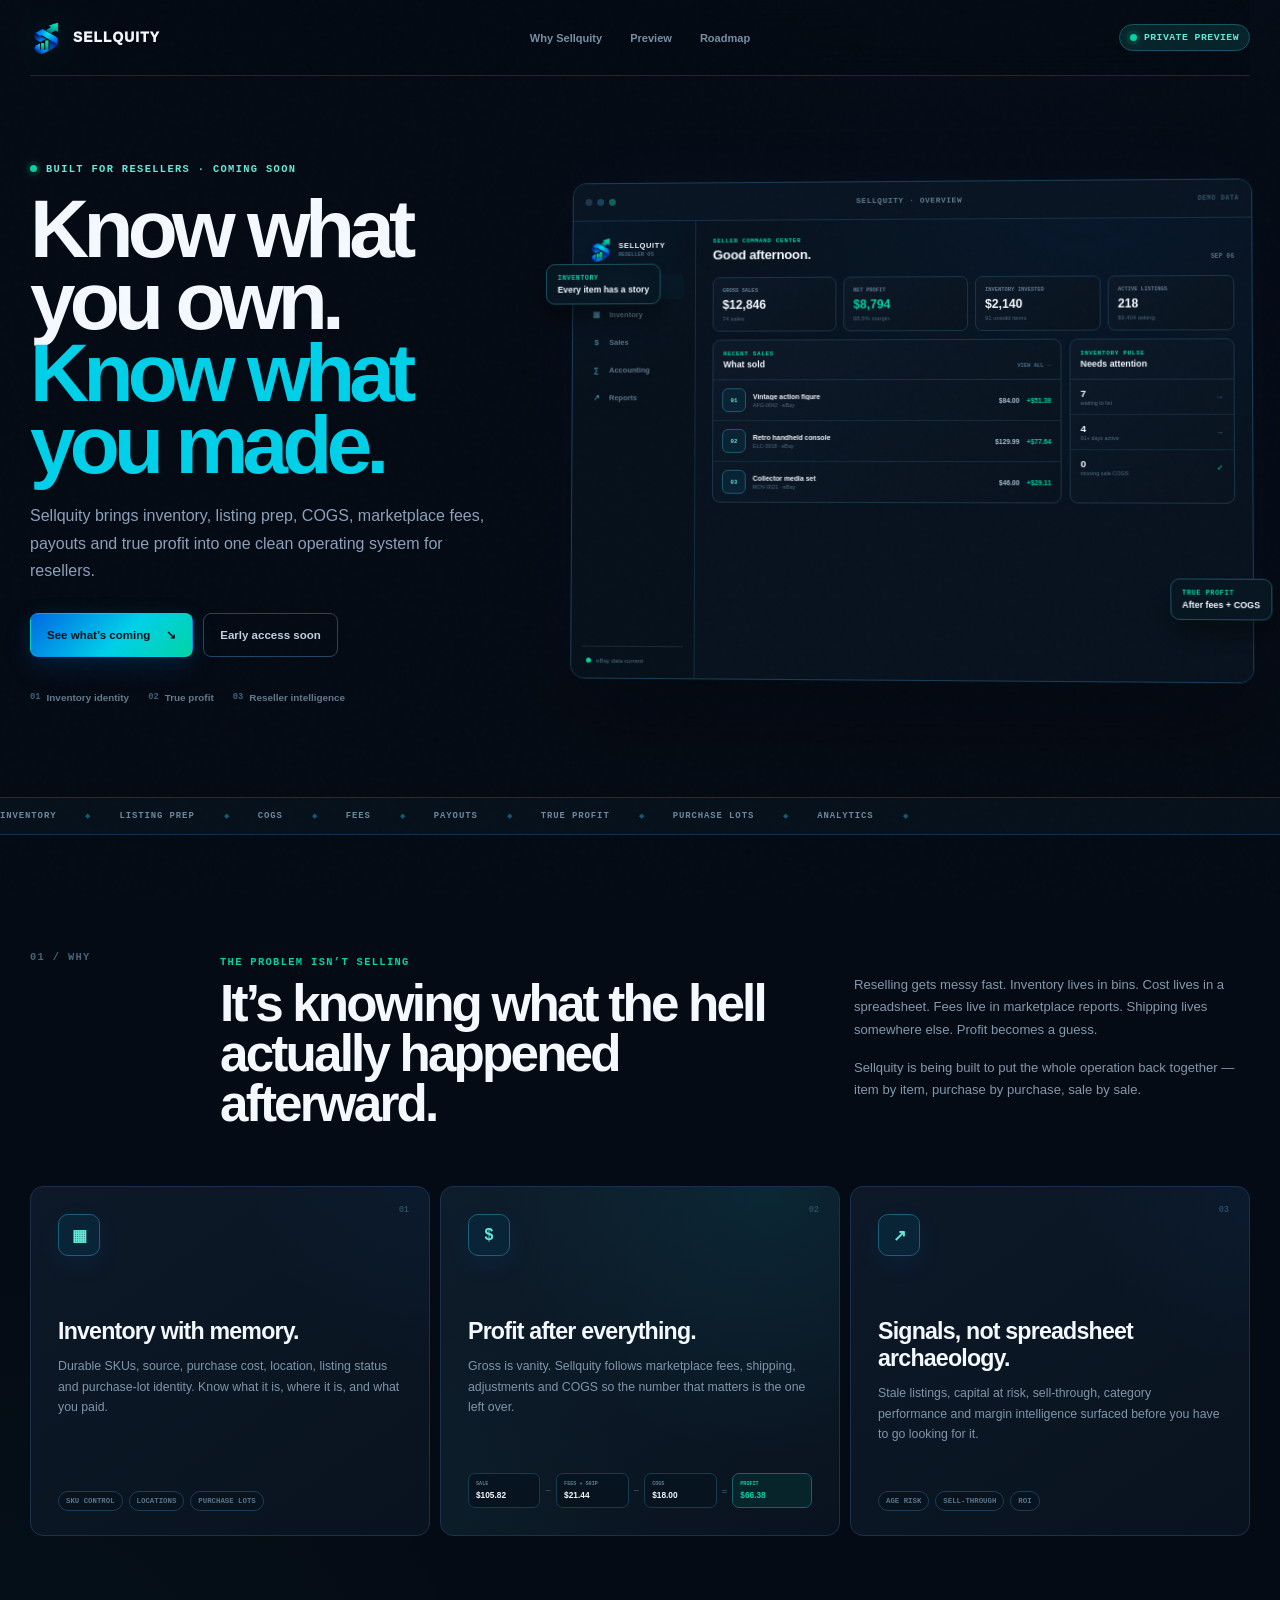
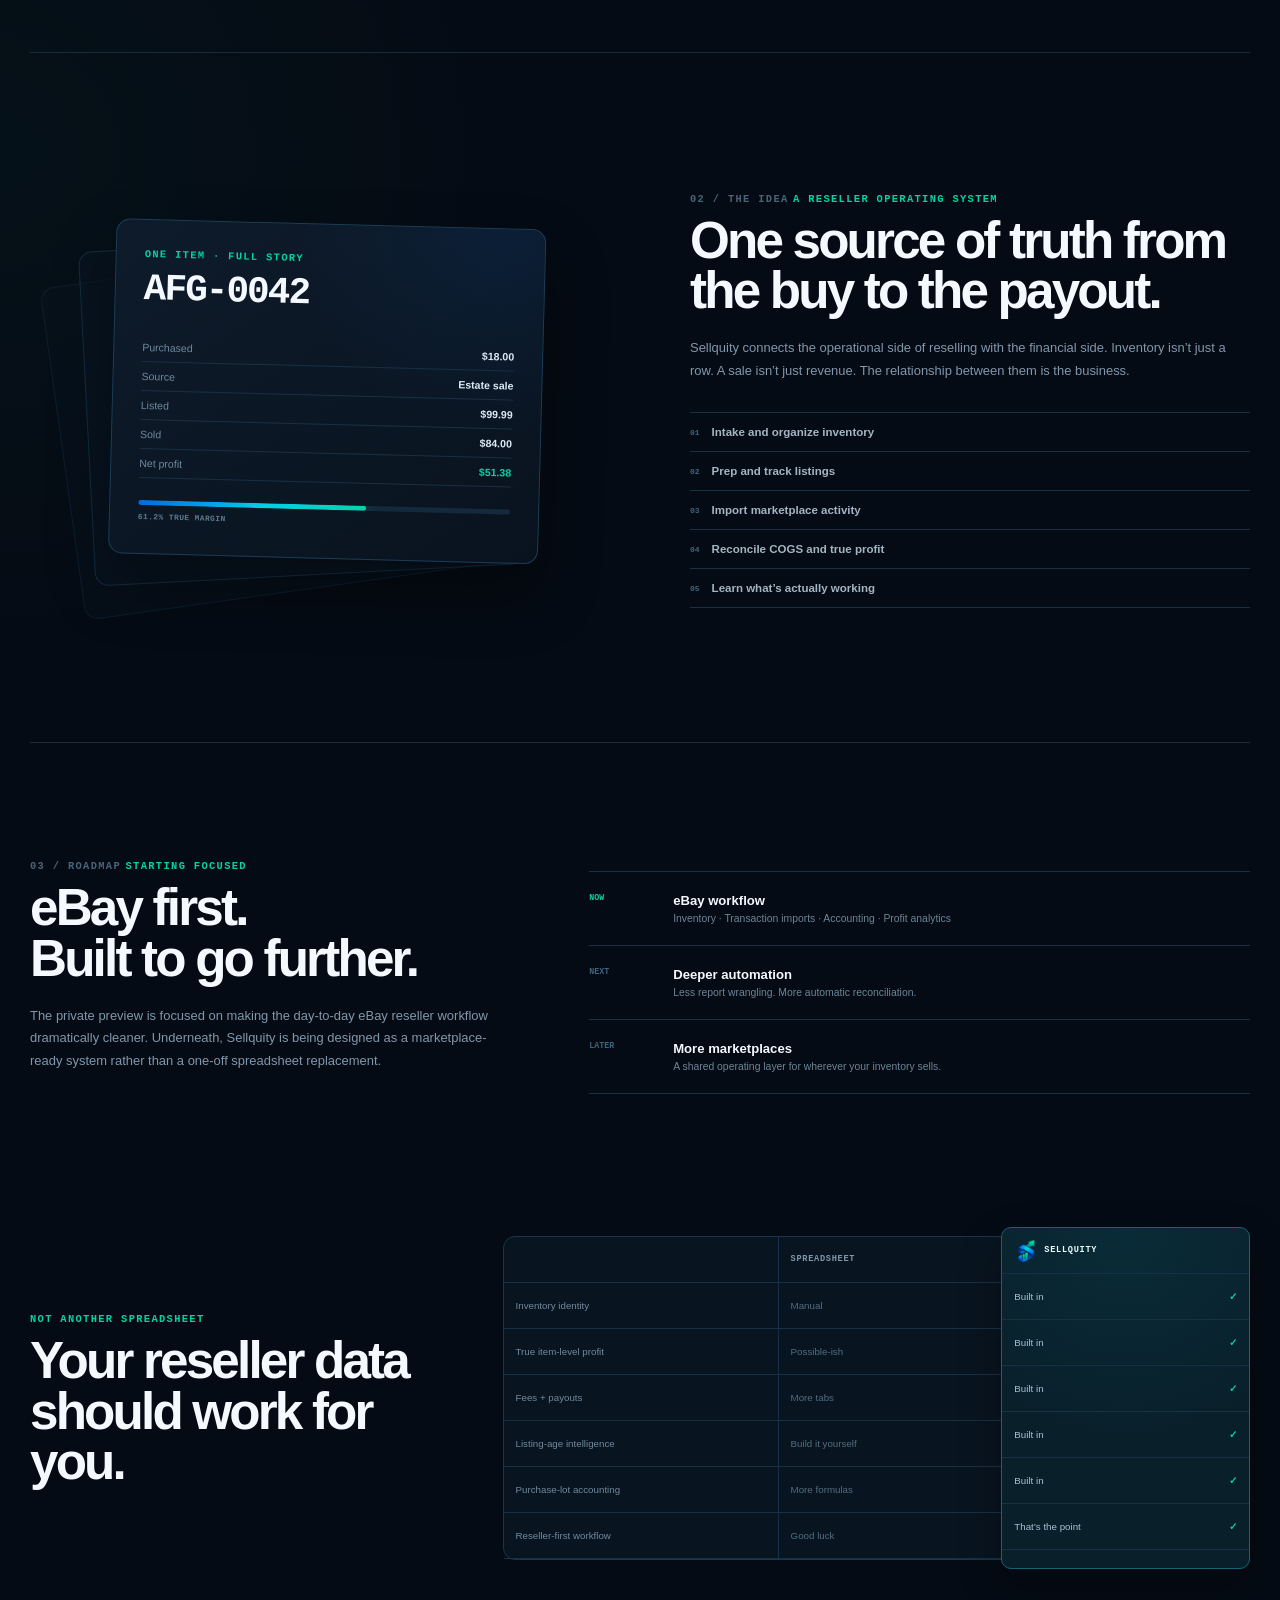
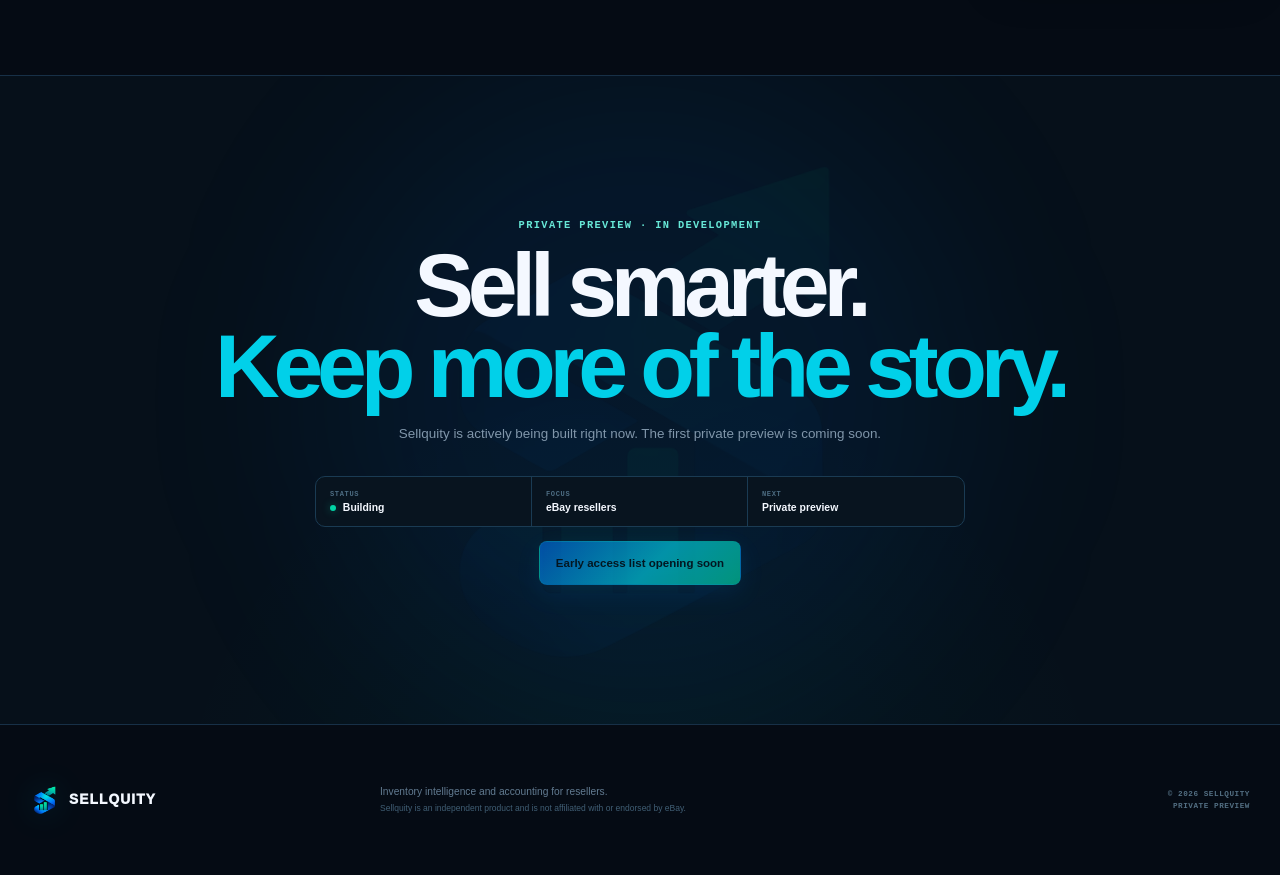
<file: index.html>
<!doctype html>
<html lang="en">
<head>
  <meta charset="utf-8" />
  <meta name="viewport" content="width=device-width, initial-scale=1" />
  <meta name="theme-color" content="#050b14" />

  <title>Sellquity — Reseller inventory, accounting & profit intelligence</title>
  <meta
    name="description"
    content="Sellquity is the reseller command center for inventory, COGS, marketplace fees, payouts, listing prep and true profit. Private preview coming soon."
  />

  <meta property="og:type" content="website" />
  <meta property="og:title" content="Sellquity — Know what you own. Know what you made." />
  <meta property="og:description" content="Inventory, COGS, marketplace fees, payouts and true profit in one reseller operating system." />
  <meta property="og:image" content="/assets/og-sellquity.jpg" />
  <meta property="og:url" content="https://sellquity.com/" />

  <meta name="twitter:card" content="summary_large_image" />
  <meta name="twitter:title" content="Sellquity — Know what you own. Know what you made." />
  <meta name="twitter:description" content="A reseller operating system for inventory, COGS, fees, payouts and true profit." />
  <meta name="twitter:image" content="/assets/og-sellquity.jpg" />

  <link rel="icon" type="image/png" href="/favicon.png" />
  <link rel="stylesheet" href="/styles.css" />
</head>

<body>
  <div class="ambient ambient-a" aria-hidden="true"></div>
  <div class="ambient ambient-b" aria-hidden="true"></div>
  <div class="noise" aria-hidden="true"></div>

  <header class="site-header">
    <a class="brand" href="#top" aria-label="Sellquity home">
      <img src="/assets/sellquity-mark.webp" alt="" />
      <span>SELLQUITY</span>
    </a>

    <nav aria-label="Preview navigation">
      <a href="#why">Why Sellquity</a>
      <a href="#preview">Preview</a>
      <a href="#roadmap">Roadmap</a>
    </nav>

    <a class="status-pill" href="#early-access">
      <span></span>
      Private preview
    </a>
  </header>

  <main id="top">
    <section class="hero">
      <div class="hero-copy reveal">
        <div class="eyebrow">
          <span class="pulse-dot"></span>
          BUILT FOR RESELLERS · COMING SOON
        </div>

        <h1>
          Know what you own.<br />
          <em>Know what you made.</em>
        </h1>

        <p class="hero-lede">
          Sellquity brings inventory, listing prep, COGS, marketplace fees,
          payouts and true profit into one clean operating system for resellers.
        </p>

        <div class="hero-actions">
          <a class="button primary" href="#preview">
            See what’s coming
            <span aria-hidden="true">↘</span>
          </a>
          <a class="button ghost" href="#early-access">Early access soon</a>
        </div>

        <div class="hero-proof">
          <span><b>01</b> Inventory identity</span>
          <span><b>02</b> True profit</span>
          <span><b>03</b> Reseller intelligence</span>
        </div>
      </div>

      <div class="hero-product reveal" id="preview">
        <div class="product-window">
          <div class="window-bar">
            <div class="window-dots" aria-hidden="true">
              <i></i><i></i><i></i>
            </div>
            <span>SELLQUITY · OVERVIEW</span>
            <small>DEMO DATA</small>
          </div>

          <div class="product-shell">
            <aside class="mock-sidebar">
              <div class="mock-brand">
                <img src="/assets/sellquity-mark.webp" alt="" />
                <span>
                  <strong>SELLQUITY</strong>
                  <small>RESELLER OS</small>
                </span>
              </div>

              <div class="mock-nav">
                <b class="active"><i>⌂</i> Overview</b>
                <b><i>▦</i> Inventory</b>
                <b><i>$</i> Sales</b>
                <b><i>∑</i> Accounting</b>
                <b><i>↗</i> Reports</b>
              </div>

              <div class="mock-account">
                <span></span>
                eBay data current
              </div>
            </aside>

            <div class="mock-main">
              <div class="mock-heading">
                <span>
                  <small>SELLER COMMAND CENTER</small>
                  <strong>Good afternoon.</strong>
                </span>
                <i>SEP 06</i>
              </div>

              <div class="metric-grid">
                <article>
                  <span>GROSS SALES</span>
                  <strong>$12,846</strong>
                  <small>74 sales</small>
                </article>
                <article>
                  <span>NET PROFIT</span>
                  <strong class="teal">$8,794</strong>
                  <small>68.5% margin</small>
                </article>
                <article>
                  <span>INVENTORY INVESTED</span>
                  <strong>$2,140</strong>
                  <small>91 unsold items</small>
                </article>
                <article>
                  <span>ACTIVE LISTINGS</span>
                  <strong>218</strong>
                  <small>$9,404 asking</small>
                </article>
              </div>

              <div class="mock-panels">
                <article class="sales-panel">
                  <div class="mock-panel-head">
                    <span>
                      <small>RECENT SALES</small>
                      <strong>What sold</strong>
                    </span>
                    <i>VIEW ALL →</i>
                  </div>

                  <div class="sale-row">
                    <span class="thumb">01</span>
                    <span><strong>Vintage action figure</strong><small>AFG-0042 · eBay</small></span>
                    <b>$84.00</b>
                    <em>+$51.38</em>
                  </div>
                  <div class="sale-row">
                    <span class="thumb">02</span>
                    <span><strong>Retro handheld console</strong><small>ELC-0018 · eBay</small></span>
                    <b>$129.99</b>
                    <em>+$77.64</em>
                  </div>
                  <div class="sale-row">
                    <span class="thumb">03</span>
                    <span><strong>Collector media set</strong><small>MOV-0021 · eBay</small></span>
                    <b>$46.00</b>
                    <em>+$29.11</em>
                  </div>
                </article>

                <article class="pulse-panel">
                  <div class="mock-panel-head">
                    <span>
                      <small>INVENTORY PULSE</small>
                      <strong>Needs attention</strong>
                    </span>
                  </div>

                  <div class="pulse-stat">
                    <span><b>7</b><small>waiting to list</small></span>
                    <i>→</i>
                  </div>
                  <div class="pulse-stat">
                    <span><b>4</b><small>91+ days active</small></span>
                    <i>→</i>
                  </div>
                  <div class="pulse-stat">
                    <span><b>0</b><small>missing sale COGS</small></span>
                    <i class="ok">✓</i>
                  </div>
                </article>
              </div>
            </div>
          </div>
        </div>

        <div class="floating-chip chip-a">
          <small>TRUE PROFIT</small>
          <strong>After fees + COGS</strong>
        </div>

        <div class="floating-chip chip-b">
          <small>INVENTORY</small>
          <strong>Every item has a story</strong>
        </div>
      </div>
    </section>

    <section class="ticker" aria-label="Sellquity capabilities">
      <div>
        <span>INVENTORY</span><i>◆</i>
        <span>LISTING PREP</span><i>◆</i>
        <span>COGS</span><i>◆</i>
        <span>FEES</span><i>◆</i>
        <span>PAYOUTS</span><i>◆</i>
        <span>TRUE PROFIT</span><i>◆</i>
        <span>PURCHASE LOTS</span><i>◆</i>
        <span>ANALYTICS</span><i>◆</i>
      </div>
    </section>

    <section class="section intro-section" id="why">
      <div class="section-number">01 / WHY</div>

      <div class="intro-copy reveal">
        <span class="kicker">THE PROBLEM ISN’T SELLING</span>
        <h2>It’s knowing what the hell actually happened afterward.</h2>
      </div>

      <div class="intro-text reveal">
        <p>
          Reselling gets messy fast. Inventory lives in bins. Cost lives in a spreadsheet.
          Fees live in marketplace reports. Shipping lives somewhere else. Profit becomes a guess.
        </p>
        <p>
          Sellquity is being built to put the whole operation back together — item by item,
          purchase by purchase, sale by sale.
        </p>
      </div>
    </section>

    <section class="feature-grid">
      <article class="feature-card reveal">
        <span class="feature-index">01</span>
        <div class="feature-icon">▦</div>
        <h3>Inventory with memory.</h3>
        <p>
          Durable SKUs, source, purchase cost, location, listing status and purchase-lot identity.
          Know what it is, where it is, and what you paid.
        </p>
        <div class="feature-meta">
          <span>SKU CONTROL</span>
          <span>LOCATIONS</span>
          <span>PURCHASE LOTS</span>
        </div>
      </article>

      <article class="feature-card featured reveal">
        <span class="feature-index">02</span>
        <div class="feature-icon">$</div>
        <h3>Profit after everything.</h3>
        <p>
          Gross is vanity. Sellquity follows marketplace fees, shipping, adjustments and COGS
          so the number that matters is the one left over.
        </p>
        <div class="profit-demo">
          <span><small>SALE</small><b>$105.82</b></span>
          <i>−</i>
          <span><small>FEES + SHIP</small><b>$21.44</b></span>
          <i>−</i>
          <span><small>COGS</small><b>$18.00</b></span>
          <i>=</i>
          <span class="result"><small>PROFIT</small><b>$66.38</b></span>
        </div>
      </article>

      <article class="feature-card reveal">
        <span class="feature-index">03</span>
        <div class="feature-icon">↗</div>
        <h3>Signals, not spreadsheet archaeology.</h3>
        <p>
          Stale listings, capital at risk, sell-through, category performance and margin
          intelligence surfaced before you have to go looking for it.
        </p>
        <div class="feature-meta">
          <span>AGE RISK</span>
          <span>SELL-THROUGH</span>
          <span>ROI</span>
        </div>
      </article>
    </section>

    <section class="section split-section">
      <div class="split-visual reveal">
        <div class="stack-card stack-back"></div>
        <div class="stack-card stack-mid"></div>
        <div class="stack-card stack-front">
          <span class="kicker">ONE ITEM · FULL STORY</span>
          <h3>AFG-0042</h3>
          <div class="item-line"><span>Purchased</span><b>$18.00</b></div>
          <div class="item-line"><span>Source</span><b>Estate sale</b></div>
          <div class="item-line"><span>Listed</span><b>$99.99</b></div>
          <div class="item-line"><span>Sold</span><b>$84.00</b></div>
          <div class="item-line"><span>Net profit</span><b class="teal">$51.38</b></div>
          <div class="item-bar"><i></i></div>
          <small>61.2% TRUE MARGIN</small>
        </div>
      </div>

      <div class="split-copy reveal">
        <span class="section-number">02 / THE IDEA</span>
        <span class="kicker">A RESELLER OPERATING SYSTEM</span>
        <h2>One source of truth from the buy to the payout.</h2>
        <p>
          Sellquity connects the operational side of reselling with the financial side.
          Inventory isn’t just a row. A sale isn’t just revenue. The relationship between
          them is the business.
        </p>
        <ul>
          <li><span>01</span> Intake and organize inventory</li>
          <li><span>02</span> Prep and track listings</li>
          <li><span>03</span> Import marketplace activity</li>
          <li><span>04</span> Reconcile COGS and true profit</li>
          <li><span>05</span> Learn what’s actually working</li>
        </ul>
      </div>
    </section>

    <section class="roadmap-section" id="roadmap">
      <div class="roadmap-copy reveal">
        <span class="section-number">03 / ROADMAP</span>
        <span class="kicker">STARTING FOCUSED</span>
        <h2>eBay first.<br />Built to go further.</h2>
        <p>
          The private preview is focused on making the day-to-day eBay reseller workflow
          dramatically cleaner. Underneath, Sellquity is being designed as a marketplace-ready
          system rather than a one-off spreadsheet replacement.
        </p>
      </div>

      <div class="roadmap-rail reveal">
        <article class="live">
          <span>NOW</span>
          <strong>eBay workflow</strong>
          <small>Inventory · Transaction imports · Accounting · Profit analytics</small>
        </article>
        <article>
          <span>NEXT</span>
          <strong>Deeper automation</strong>
          <small>Less report wrangling. More automatic reconciliation.</small>
        </article>
        <article>
          <span>LATER</span>
          <strong>More marketplaces</strong>
          <small>A shared operating layer for wherever your inventory sells.</small>
        </article>
      </div>
    </section>

    <section class="comparison-section">
      <div class="comparison-heading reveal">
        <span class="kicker">NOT ANOTHER SPREADSHEET</span>
        <h2>Your reseller data should work for you.</h2>
      </div>

      <div class="comparison-grid reveal">
        <div class="comparison-labels">
          <span></span>
          <span>Inventory identity</span>
          <span>True item-level profit</span>
          <span>Fees + payouts</span>
          <span>Listing-age intelligence</span>
          <span>Purchase-lot accounting</span>
          <span>Reseller-first workflow</span>
        </div>

        <div class="comparison-card muted">
          <strong>SPREADSHEET</strong>
          <span>Manual</span>
          <span>Possible-ish</span>
          <span>More tabs</span>
          <span>Build it yourself</span>
          <span>More formulas</span>
          <span>Good luck</span>
        </div>

        <div class="comparison-card sellquity">
          <strong>
            <img src="/assets/sellquity-mark.webp" alt="" />
            SELLQUITY
          </strong>
          <span>Built in <b>✓</b></span>
          <span>Built in <b>✓</b></span>
          <span>Built in <b>✓</b></span>
          <span>Built in <b>✓</b></span>
          <span>Built in <b>✓</b></span>
          <span>That’s the point <b>✓</b></span>
        </div>
      </div>
    </section>

    <section class="early-access" id="early-access">
      <div class="early-glow" aria-hidden="true"></div>
      <img class="cta-mark" src="/assets/sellquity-mark.webp" alt="" />

      <div class="reveal">
        <span class="eyebrow">PRIVATE PREVIEW · IN DEVELOPMENT</span>
        <h2>Sell smarter.<br /><em>Keep more of the story.</em></h2>
        <p>
          Sellquity is actively being built right now. The first private preview is coming soon.
        </p>

        <div class="launch-card">
          <span>
            <small>STATUS</small>
            <strong><i></i> Building</strong>
          </span>
          <span>
            <small>FOCUS</small>
            <strong>eBay resellers</strong>
          </span>
          <span>
            <small>NEXT</small>
            <strong>Private preview</strong>
          </span>
        </div>

        <button class="button primary disabled-button" type="button" disabled>
          Early access list opening soon
        </button>
      </div>
    </section>
  </main>

  <footer>
    <a class="brand footer-brand" href="#top">
      <img src="/assets/sellquity-mark.webp" alt="" />
      <span>SELLQUITY</span>
    </a>

    <p>
      Inventory intelligence and accounting for resellers.<br />
      <small>Sellquity is an independent product and is not affiliated with or endorsed by eBay.</small>
    </p>

    <div>
      <strong>© 2026 SELLQUITY</strong>
      <span>PRIVATE PREVIEW</span>
    </div>
  </footer>

  <script src="/script.js" defer></script>
</body>
</html>
</file>
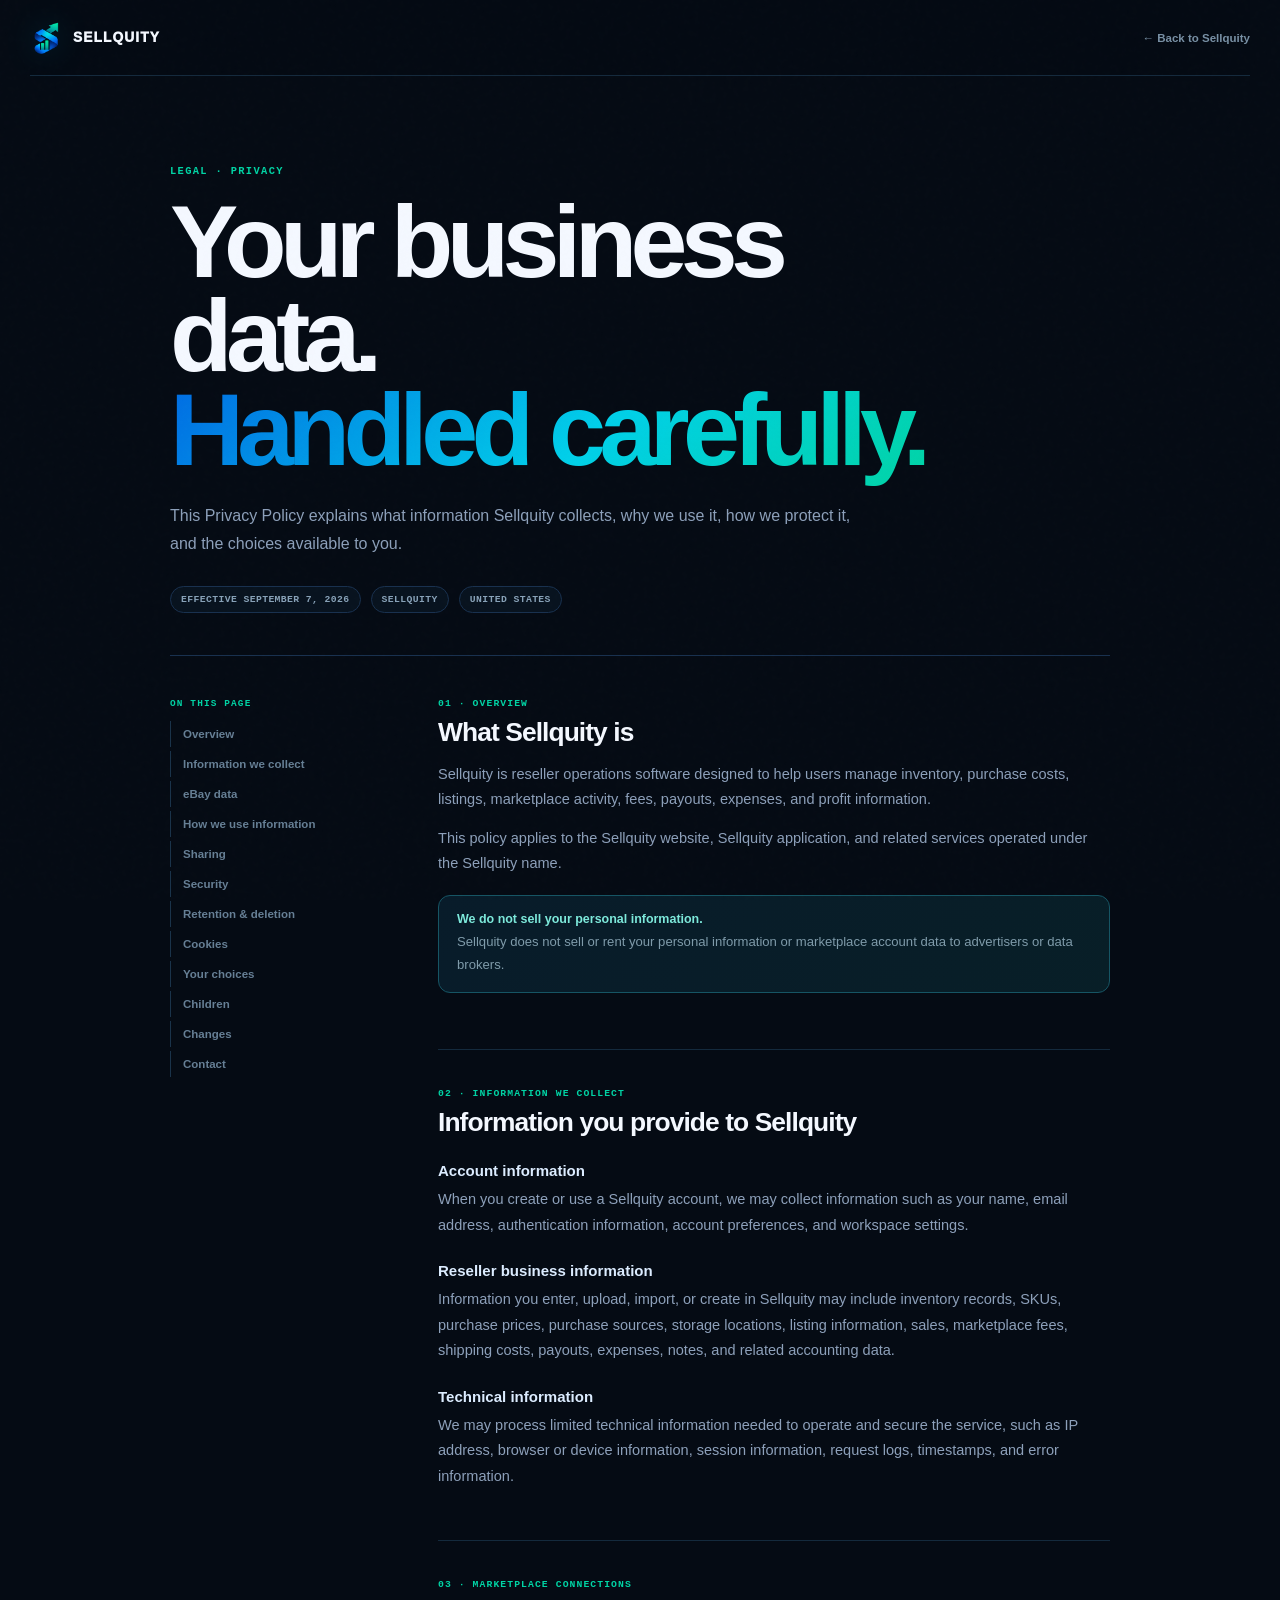
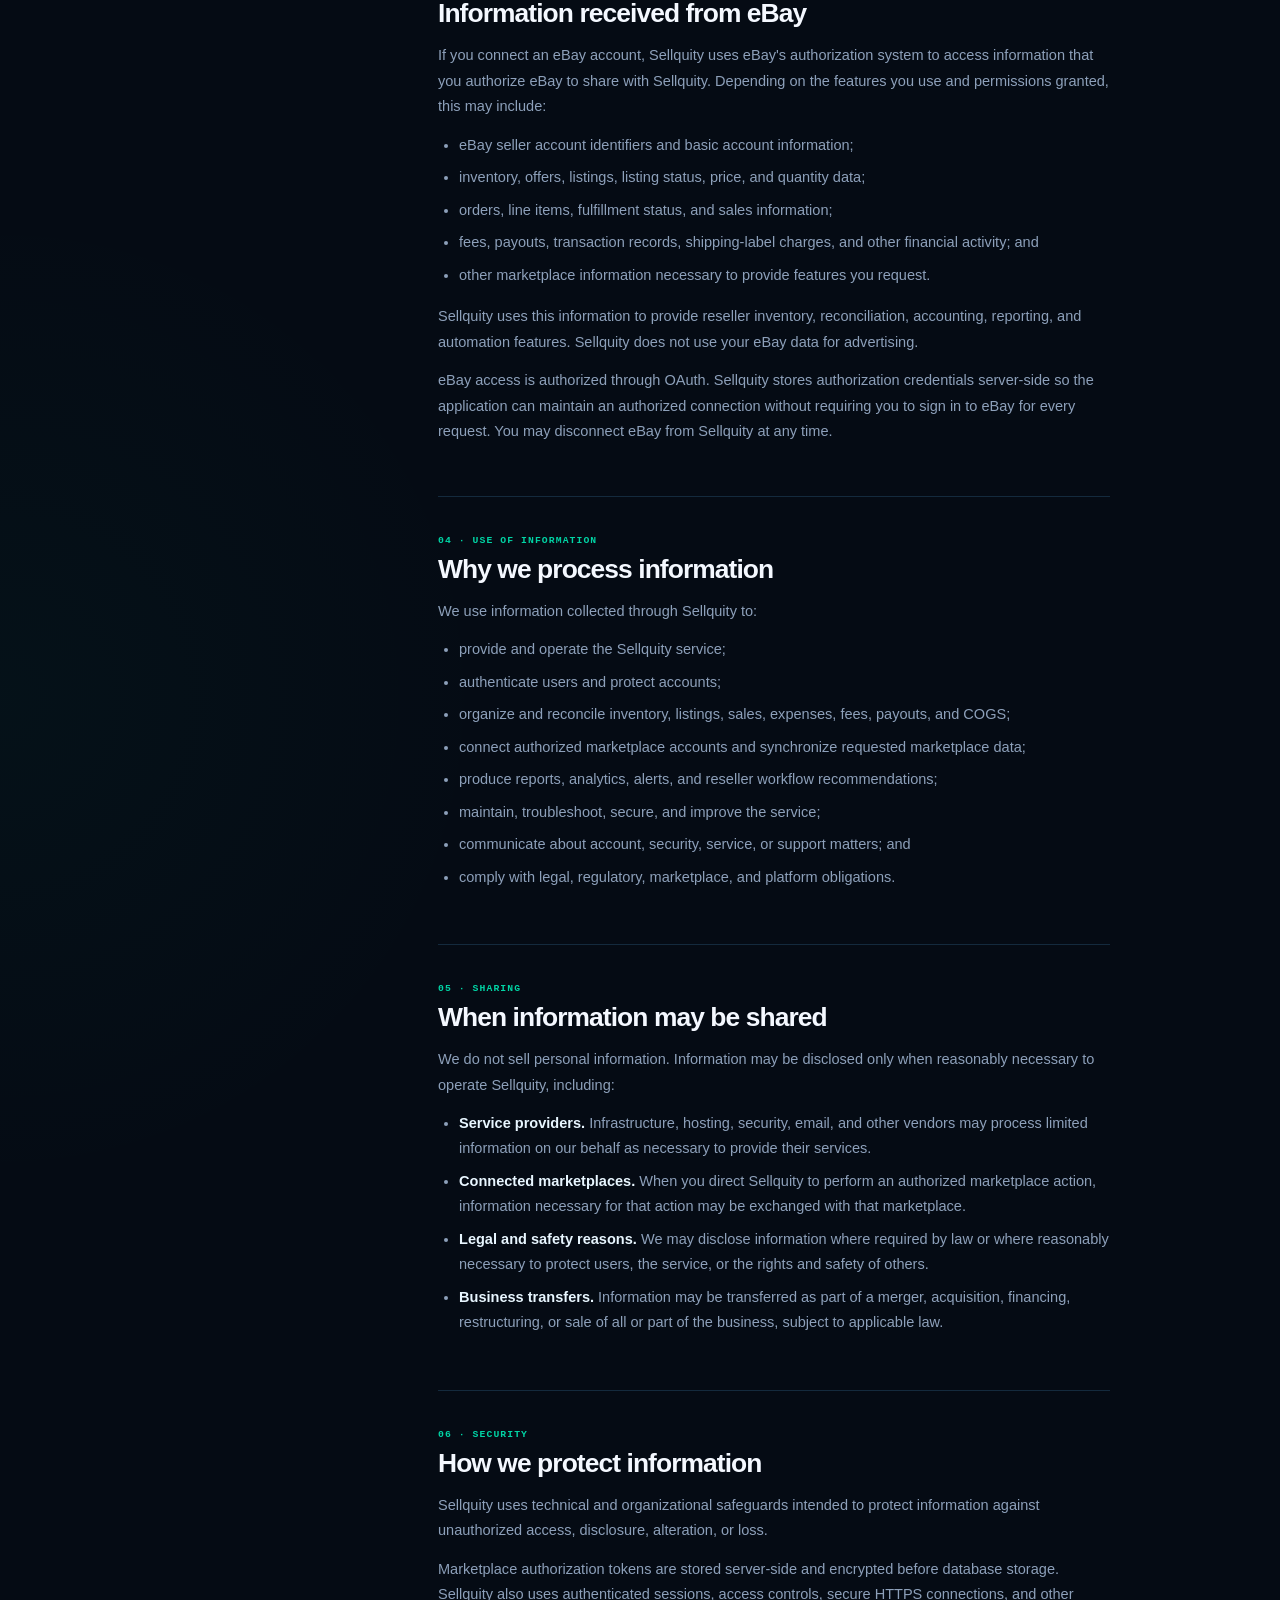
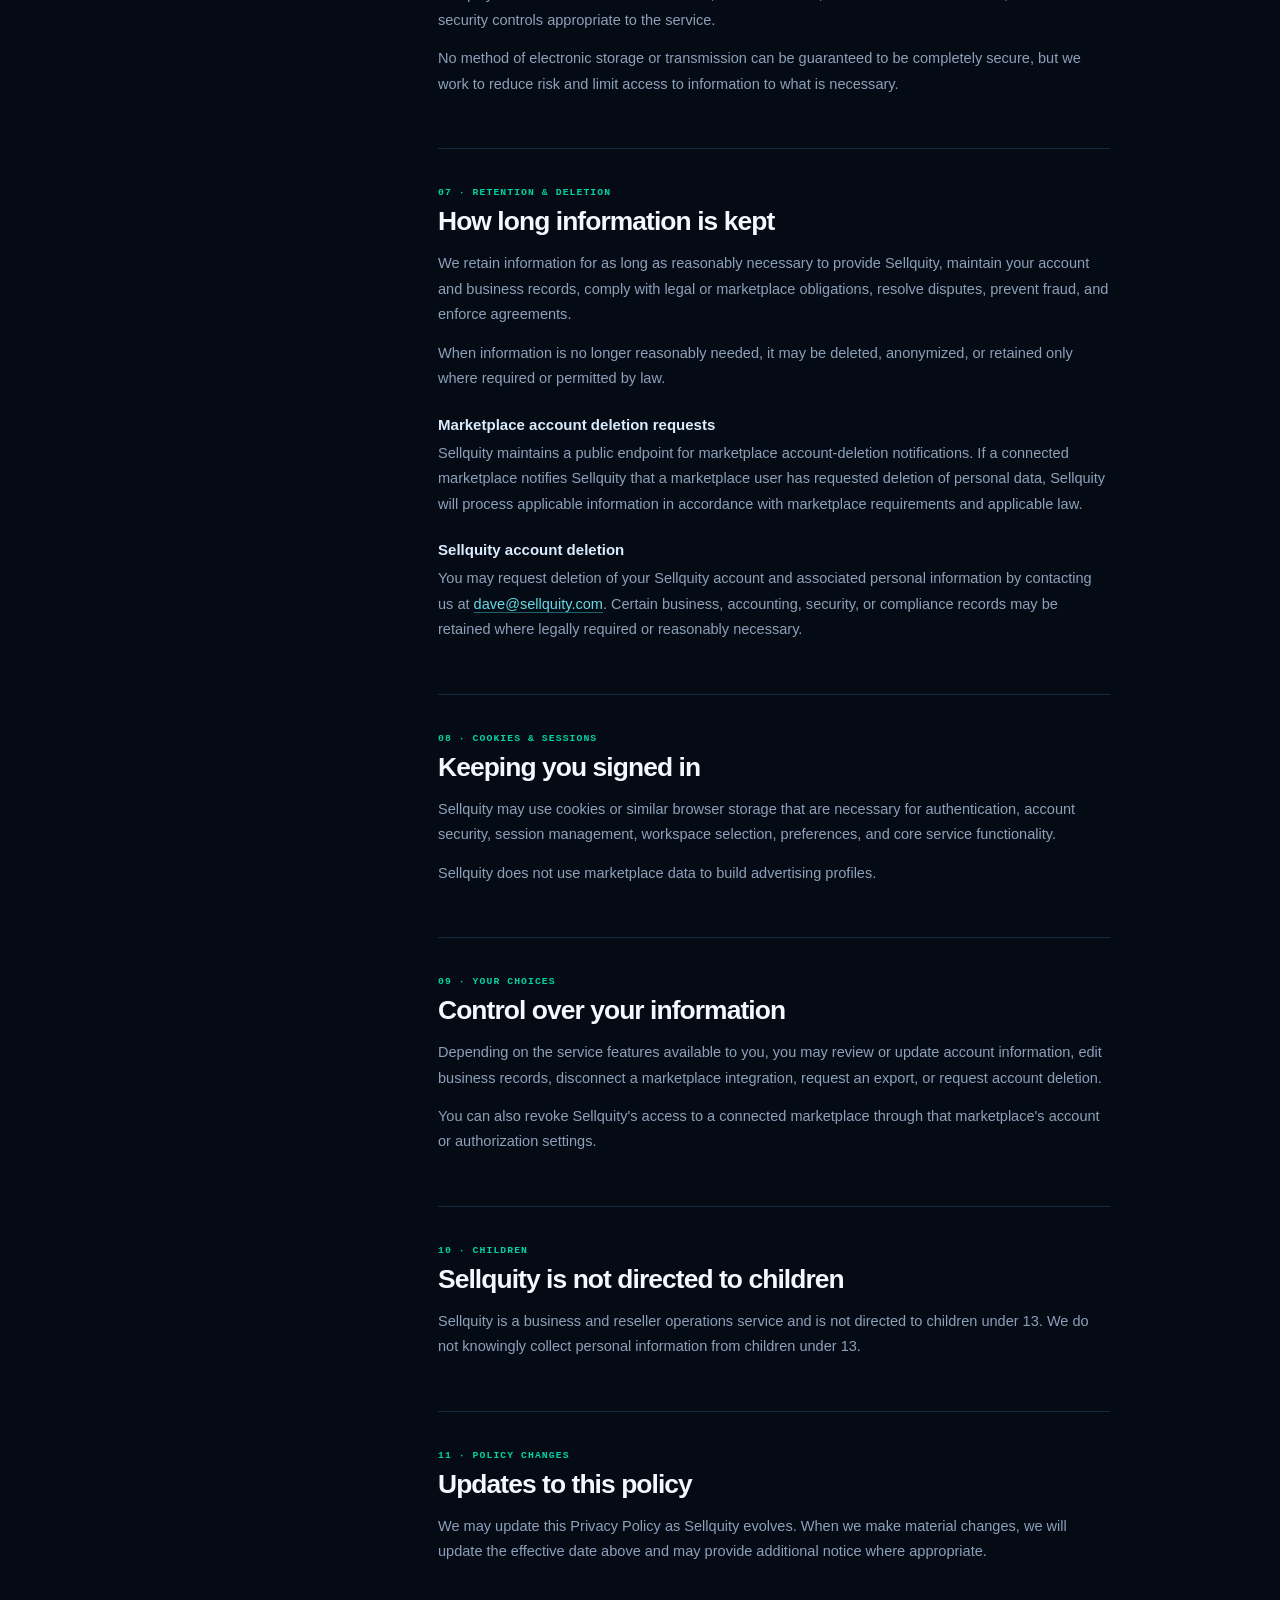
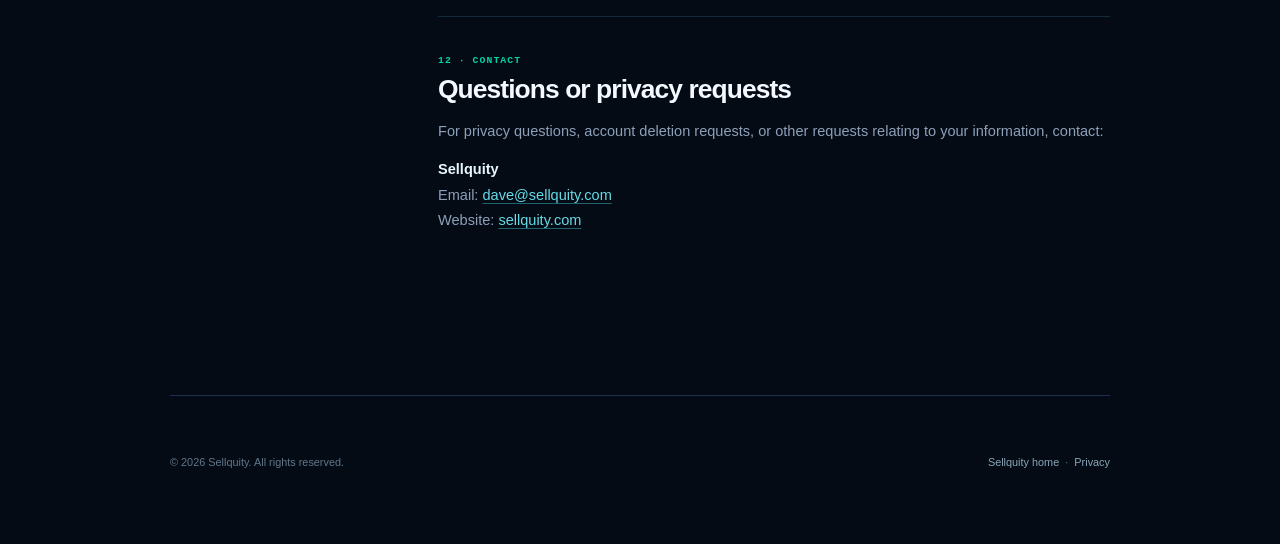
<file: privacy.html>
<!doctype html>
<html lang="en">
<head>
  <meta charset="utf-8" />
  <meta name="viewport" content="width=device-width, initial-scale=1" />
  <meta name="theme-color" content="#050b14" />

  <title>Privacy Policy — Sellquity</title>
  <meta
    name="description"
    content="Sellquity Privacy Policy: how Sellquity collects, uses, protects, retains and deletes information."
  />
  <meta name="robots" content="index,follow" />

  <meta property="og:type" content="website" />
  <meta property="og:title" content="Privacy Policy — Sellquity" />
  <meta property="og:description" content="How Sellquity collects, uses, protects, retains and deletes information." />
  <meta property="og:url" content="https://sellquity.com/privacy" />

  <link rel="canonical" href="https://sellquity.com/privacy" />
  <link rel="icon" type="image/png" href="/favicon.png" />
  <link rel="stylesheet" href="/styles.css" />

  <style>
    .privacy-header { grid-template-columns: 1fr auto; }
    .privacy-header .back-home {
      justify-self: end;
      color: #7890a5;
      font-size: .72rem;
      font-weight: 780;
      transition: color .15s ease;
    }
    .privacy-header .back-home:hover { color: #e8f8ff; }

    .privacy-main {
      width: min(940px, calc(100% - 42px));
      margin: 0 auto;
      padding: 84px 0 110px;
    }

    .privacy-hero {
      padding-bottom: 42px;
      border-bottom: 1px solid var(--border);
    }
    .privacy-hero .eyebrow {
      margin-bottom: 18px;
      color: var(--teal);
    }
    .privacy-hero h1 {
      max-width: 760px;
      margin: 0;
      font-size: clamp(3.4rem, 8vw, 6.6rem);
      line-height: .92;
      letter-spacing: -.065em;
    }
    .privacy-hero h1 em {
      color: transparent;
      background: var(--grad);
      -webkit-background-clip: text;
      background-clip: text;
      font-style: normal;
    }
    .privacy-hero p {
      max-width: 700px;
      margin: 24px 0 0;
      color: var(--muted);
      font-size: 1rem;
      line-height: 1.75;
    }

    .policy-meta {
      display: flex;
      flex-wrap: wrap;
      gap: 10px;
      margin-top: 28px;
    }
    .policy-meta span {
      border: 1px solid var(--border);
      border-radius: 999px;
      padding: 7px 10px;
      color: #88a2b8;
      background: #08131f;
      font: 800 .61rem ui-monospace, SFMono-Regular, Menlo, Consolas, monospace;
      letter-spacing: .04em;
      text-transform: uppercase;
    }

    .privacy-layout {
      display: grid;
      grid-template-columns: 210px minmax(0, 1fr);
      gap: 58px;
      align-items: start;
      padding-top: 42px;
    }

    .privacy-nav {
      position: sticky;
      top: 104px;
      display: grid;
      gap: 4px;
    }
    .privacy-nav > span {
      margin-bottom: 8px;
      color: var(--teal);
      font: 850 .59rem ui-monospace, SFMono-Regular, Menlo, Consolas, monospace;
      letter-spacing: .12em;
      text-transform: uppercase;
    }
    .privacy-nav a {
      border-left: 1px solid #1a334a;
      padding: 7px 0 7px 12px;
      color: #667f95;
      font-size: .72rem;
      font-weight: 720;
      transition: color .15s ease, border-color .15s ease;
    }
    .privacy-nav a:hover {
      border-color: var(--cyan);
      color: #e4f7ff;
    }

    .policy { min-width: 0; }
    .policy section {
      scroll-margin-top: 110px;
      padding: 0 0 38px;
    }
    .policy section + section {
      border-top: 1px solid #142a3d;
      padding-top: 38px;
    }
    .policy .section-label {
      display: block;
      margin-bottom: 8px;
      color: var(--teal);
      font: 850 .61rem ui-monospace, SFMono-Regular, Menlo, Consolas, monospace;
      letter-spacing: .11em;
      text-transform: uppercase;
    }
    .policy h2 {
      margin: 0 0 14px;
      color: var(--text);
      font-size: 1.65rem;
      letter-spacing: -.035em;
    }
    .policy h3 {
      margin: 24px 0 8px;
      color: #dcecff;
      font-size: .94rem;
    }
    .policy p,
    .policy li {
      color: var(--muted);
      font-size: .91rem;
      line-height: 1.75;
    }
    .policy p { margin: 0 0 13px; }
    .policy strong { color: #e8f6ff; }
    .policy ul {
      display: grid;
      gap: 7px;
      margin: 12px 0 16px;
      padding-left: 21px;
    }
    .policy a {
      color: #65dbe7;
      text-decoration: underline;
      text-decoration-color: #1e6470;
      text-underline-offset: 3px;
    }
    .policy a:hover { color: #8af2e5; }

    .privacy-callout {
      margin: 18px 0;
      border: 1px solid #165564;
      border-radius: 12px;
      padding: 16px 18px;
      background: linear-gradient(135deg, #0069e309, #01d4a508), #081923;
    }
    .privacy-callout strong {
      display: block;
      margin-bottom: 5px;
      color: #7de9db;
      font-size: .78rem;
    }
    .privacy-callout p {
      margin: 0;
      color: #7f9baa;
      font-size: .82rem;
    }

    .privacy-footer {
      width: min(940px, calc(100% - 42px));
      display: flex;
      align-items: center;
      justify-content: space-between;
      gap: 24px;
      margin: 0 auto;
      border-top: 1px solid var(--border);
      padding: 26px 0 42px;
      color: #60778b;
      font-size: .68rem;
    }
    .privacy-footer a { color: #88a7b9; }
    .privacy-footer a:hover { color: var(--cyan); }

    @media (max-width: 760px) {
      .site-header.privacy-header { width: min(100% - 28px, var(--max)); }
      .privacy-main {
        width: min(100% - 28px, 940px);
        padding-top: 58px;
      }
      .privacy-layout {
        grid-template-columns: 1fr;
        gap: 28px;
      }
      .privacy-nav {
        position: static;
        grid-template-columns: repeat(2, minmax(0, 1fr));
        border: 1px solid var(--border);
        border-radius: 10px;
        padding: 10px;
        background: #07121e;
      }
      .privacy-nav > span { grid-column: 1 / -1; }
      .privacy-nav a {
        border-left: 0;
        padding: 6px;
      }
      .privacy-footer {
        width: min(100% - 28px, 940px);
        align-items: flex-start;
        flex-direction: column;
      }
    }

    @media (max-width: 480px) {
      .privacy-header .brand span { display: none; }
      .privacy-hero h1 { font-size: 3rem; }
      .privacy-nav { grid-template-columns: 1fr; }
      .privacy-nav > span { grid-column: 1; }
    }
  </style>
</head>

<body>
  <div class="ambient ambient-a" aria-hidden="true"></div>
  <div class="ambient ambient-b" aria-hidden="true"></div>
  <div class="noise" aria-hidden="true"></div>

  <header class="site-header privacy-header">
    <a class="brand" href="/" aria-label="Sellquity home">
      <img src="/assets/sellquity-mark.webp" alt="" />
      <span>SELLQUITY</span>
    </a>

    <a class="back-home" href="/">← Back to Sellquity</a>
  </header>

  <main class="privacy-main">
    <section class="privacy-hero">
      <span class="eyebrow">LEGAL · PRIVACY</span>
      <h1>Your business data.<br /><em>Handled carefully.</em></h1>
      <p>
        This Privacy Policy explains what information Sellquity collects,
        why we use it, how we protect it, and the choices available to you.
      </p>

      <div class="policy-meta">
        <span>Effective September 7, 2026</span>
        <span>Sellquity</span>
        <span>United States</span>
      </div>
    </section>

    <div class="privacy-layout">
      <nav class="privacy-nav" aria-label="Privacy policy sections">
        <span>On this page</span>
        <a href="#overview">Overview</a>
        <a href="#information">Information we collect</a>
        <a href="#ebay">eBay data</a>
        <a href="#use">How we use information</a>
        <a href="#sharing">Sharing</a>
        <a href="#security">Security</a>
        <a href="#retention">Retention & deletion</a>
        <a href="#cookies">Cookies</a>
        <a href="#choices">Your choices</a>
        <a href="#children">Children</a>
        <a href="#changes">Changes</a>
        <a href="#contact">Contact</a>
      </nav>

      <article class="policy">
        <section id="overview">
          <span class="section-label">01 · Overview</span>
          <h2>What Sellquity is</h2>
          <p>
            Sellquity is reseller operations software designed to help users
            manage inventory, purchase costs, listings, marketplace activity,
            fees, payouts, expenses, and profit information.
          </p>
          <p>
            This policy applies to the Sellquity website, Sellquity application,
            and related services operated under the Sellquity name.
          </p>

          <div class="privacy-callout">
            <strong>We do not sell your personal information.</strong>
            <p>
              Sellquity does not sell or rent your personal information or
              marketplace account data to advertisers or data brokers.
            </p>
          </div>
        </section>

        <section id="information">
          <span class="section-label">02 · Information we collect</span>
          <h2>Information you provide to Sellquity</h2>

          <h3>Account information</h3>
          <p>
            When you create or use a Sellquity account, we may collect information
            such as your name, email address, authentication information, account
            preferences, and workspace settings.
          </p>

          <h3>Reseller business information</h3>
          <p>
            Information you enter, upload, import, or create in Sellquity may
            include inventory records, SKUs, purchase prices, purchase sources,
            storage locations, listing information, sales, marketplace fees,
            shipping costs, payouts, expenses, notes, and related accounting data.
          </p>

          <h3>Technical information</h3>
          <p>
            We may process limited technical information needed to operate and
            secure the service, such as IP address, browser or device information,
            session information, request logs, timestamps, and error information.
          </p>
        </section>

        <section id="ebay">
          <span class="section-label">03 · Marketplace connections</span>
          <h2>Information received from eBay</h2>
          <p>
            If you connect an eBay account, Sellquity uses eBay's authorization
            system to access information that you authorize eBay to share with
            Sellquity. Depending on the features you use and permissions granted,
            this may include:
          </p>

          <ul>
            <li>eBay seller account identifiers and basic account information;</li>
            <li>inventory, offers, listings, listing status, price, and quantity data;</li>
            <li>orders, line items, fulfillment status, and sales information;</li>
            <li>fees, payouts, transaction records, shipping-label charges, and other financial activity; and</li>
            <li>other marketplace information necessary to provide features you request.</li>
          </ul>

          <p>
            Sellquity uses this information to provide reseller inventory,
            reconciliation, accounting, reporting, and automation features.
            Sellquity does not use your eBay data for advertising.
          </p>

          <p>
            eBay access is authorized through OAuth. Sellquity stores authorization
            credentials server-side so the application can maintain an authorized
            connection without requiring you to sign in to eBay for every request.
            You may disconnect eBay from Sellquity at any time.
          </p>
        </section>

        <section id="use">
          <span class="section-label">04 · Use of information</span>
          <h2>Why we process information</h2>
          <p>We use information collected through Sellquity to:</p>
          <ul>
            <li>provide and operate the Sellquity service;</li>
            <li>authenticate users and protect accounts;</li>
            <li>organize and reconcile inventory, listings, sales, expenses, fees, payouts, and COGS;</li>
            <li>connect authorized marketplace accounts and synchronize requested marketplace data;</li>
            <li>produce reports, analytics, alerts, and reseller workflow recommendations;</li>
            <li>maintain, troubleshoot, secure, and improve the service;</li>
            <li>communicate about account, security, service, or support matters; and</li>
            <li>comply with legal, regulatory, marketplace, and platform obligations.</li>
          </ul>
        </section>

        <section id="sharing">
          <span class="section-label">05 · Sharing</span>
          <h2>When information may be shared</h2>
          <p>
            We do not sell personal information. Information may be disclosed only
            when reasonably necessary to operate Sellquity, including:
          </p>
          <ul>
            <li><strong>Service providers.</strong> Infrastructure, hosting, security, email, and other vendors may process limited information on our behalf as necessary to provide their services.</li>
            <li><strong>Connected marketplaces.</strong> When you direct Sellquity to perform an authorized marketplace action, information necessary for that action may be exchanged with that marketplace.</li>
            <li><strong>Legal and safety reasons.</strong> We may disclose information where required by law or where reasonably necessary to protect users, the service, or the rights and safety of others.</li>
            <li><strong>Business transfers.</strong> Information may be transferred as part of a merger, acquisition, financing, restructuring, or sale of all or part of the business, subject to applicable law.</li>
          </ul>
        </section>

        <section id="security">
          <span class="section-label">06 · Security</span>
          <h2>How we protect information</h2>
          <p>
            Sellquity uses technical and organizational safeguards intended to
            protect information against unauthorized access, disclosure,
            alteration, or loss.
          </p>
          <p>
            Marketplace authorization tokens are stored server-side and encrypted
            before database storage. Sellquity also uses authenticated sessions,
            access controls, secure HTTPS connections, and other security controls
            appropriate to the service.
          </p>
          <p>
            No method of electronic storage or transmission can be guaranteed to
            be completely secure, but we work to reduce risk and limit access to
            information to what is necessary.
          </p>
        </section>

        <section id="retention">
          <span class="section-label">07 · Retention & deletion</span>
          <h2>How long information is kept</h2>
          <p>
            We retain information for as long as reasonably necessary to provide
            Sellquity, maintain your account and business records, comply with
            legal or marketplace obligations, resolve disputes, prevent fraud,
            and enforce agreements.
          </p>
          <p>
            When information is no longer reasonably needed, it may be deleted,
            anonymized, or retained only where required or permitted by law.
          </p>

          <h3>Marketplace account deletion requests</h3>
          <p>
            Sellquity maintains a public endpoint for marketplace account-deletion
            notifications. If a connected marketplace notifies Sellquity that a
            marketplace user has requested deletion of personal data, Sellquity
            will process applicable information in accordance with marketplace
            requirements and applicable law.
          </p>

          <h3>Sellquity account deletion</h3>
          <p>
            You may request deletion of your Sellquity account and associated
            personal information by contacting us at
            <a href="mailto:dave@sellquity.com">dave@sellquity.com</a>.
            Certain business, accounting, security, or compliance records may be
            retained where legally required or reasonably necessary.
          </p>
        </section>

        <section id="cookies">
          <span class="section-label">08 · Cookies & sessions</span>
          <h2>Keeping you signed in</h2>
          <p>
            Sellquity may use cookies or similar browser storage that are necessary
            for authentication, account security, session management, workspace
            selection, preferences, and core service functionality.
          </p>
          <p>
            Sellquity does not use marketplace data to build advertising profiles.
          </p>
        </section>

        <section id="choices">
          <span class="section-label">09 · Your choices</span>
          <h2>Control over your information</h2>
          <p>
            Depending on the service features available to you, you may review or
            update account information, edit business records, disconnect a
            marketplace integration, request an export, or request account
            deletion.
          </p>
          <p>
            You can also revoke Sellquity's access to a connected marketplace
            through that marketplace's account or authorization settings.
          </p>
        </section>

        <section id="children">
          <span class="section-label">10 · Children</span>
          <h2>Sellquity is not directed to children</h2>
          <p>
            Sellquity is a business and reseller operations service and is not
            directed to children under 13. We do not knowingly collect personal
            information from children under 13.
          </p>
        </section>

        <section id="changes">
          <span class="section-label">11 · Policy changes</span>
          <h2>Updates to this policy</h2>
          <p>
            We may update this Privacy Policy as Sellquity evolves. When we make
            material changes, we will update the effective date above and may
            provide additional notice where appropriate.
          </p>
        </section>

        <section id="contact">
          <span class="section-label">12 · Contact</span>
          <h2>Questions or privacy requests</h2>
          <p>
            For privacy questions, account deletion requests, or other requests
            relating to your information, contact:
          </p>
          <p>
            <strong>Sellquity</strong><br />
            Email: <a href="mailto:dave@sellquity.com">dave@sellquity.com</a><br />
            Website: <a href="https://sellquity.com/">sellquity.com</a>
          </p>
        </section>
      </article>
    </div>
  </main>

  <footer class="privacy-footer">
    <span>© 2026 Sellquity. All rights reserved.</span>
    <span>
      <a href="/">Sellquity home</a>
      &nbsp;·&nbsp;
      <a href="/privacy">Privacy</a>
    </span>
  </footer>
</body>
</html>
</file>
<file: styles.css>
:root {
  --navy: #021f58;
  --blue: #0069e3;
  --cyan: #01d0e9;
  --teal: #01d4a5;
  --bg: #050b14;
  --bg-2: #07111d;
  --panel: #0a1423;
  --panel-2: #0e1b2e;
  --border: #19314f;
  --border-strong: #214b70;
  --text: #f4f8ff;
  --muted: #8da0ba;
  --faint: #526a7f;
  --grad: linear-gradient(135deg, var(--blue) 0%, var(--cyan) 56%, var(--teal) 100%);
  --max: 1220px;
}

* { box-sizing: border-box; }

html {
  scroll-behavior: smooth;
  background: var(--bg);
}

body {
  margin: 0;
  overflow-x: hidden;
  background:
    radial-gradient(circle at 78% -9%, #0069e31c 0, transparent 34rem),
    radial-gradient(circle at 0 43%, #01d4a508 0, transparent 31rem),
    var(--bg);
  color: var(--text);
  font-family: Inter, ui-sans-serif, -apple-system, BlinkMacSystemFont, "Segoe UI", sans-serif;
  -webkit-font-smoothing: antialiased;
}

a { color: inherit; text-decoration: none; }
button, input { font: inherit; }

::selection {
  color: #fff;
  background: #007edb90;
}

.ambient {
  position: fixed;
  z-index: -3;
  border-radius: 999px;
  filter: blur(120px);
  pointer-events: none;
}

.ambient-a {
  width: 420px;
  height: 420px;
  right: -130px;
  top: 8vh;
  background: #0069e31d;
}

.ambient-b {
  width: 360px;
  height: 360px;
  left: -140px;
  top: 64vh;
  background: #01d4a50c;
}

.noise {
  position: fixed;
  inset: 0;
  z-index: 100;
  opacity: .025;
  pointer-events: none;
  background-image: url("data:image/svg+xml,%3Csvg viewBox='0 0 180 180' xmlns='http://www.w3.org/2000/svg'%3E%3Cfilter id='n'%3E%3CfeTurbulence type='fractalNoise' baseFrequency='.9' numOctaves='3' stitchTiles='stitch'/%3E%3C/filter%3E%3Crect width='100%25' height='100%25' filter='url(%23n)' opacity='.5'/%3E%3C/svg%3E");
}

.site-header {
  position: sticky;
  top: 0;
  z-index: 50;
  width: min(var(--max), calc(100% - 42px));
  height: 76px;
  display: grid;
  grid-template-columns: 1fr auto 1fr;
  align-items: center;
  gap: 24px;
  margin: 0 auto;
  border-bottom: 1px solid #152a3d;
  background: #050b14d6;
  backdrop-filter: blur(18px);
}

.brand {
  display: inline-flex;
  align-items: center;
  gap: 10px;
  width: fit-content;
  font-weight: 950;
  letter-spacing: -.04em;
}

.brand img {
  width: 33px;
  height: 33px;
  object-fit: contain;
  filter: drop-shadow(0 0 16px #01d0e92a);
}

.brand span {
  font-size: .86rem;
  letter-spacing: .08em;
}

.site-header nav {
  display: flex;
  gap: 28px;
}

.site-header nav a {
  color: #7890a5;
  font-size: .69rem;
  font-weight: 780;
  transition: color .15s ease;
}

.site-header nav a:hover { color: #e8f8ff; }

.status-pill {
  justify-self: end;
  display: inline-flex;
  align-items: center;
  gap: 7px;
  border: 1px solid #175564;
  border-radius: 999px;
  padding: 7px 10px;
  color: #66e8d6;
  background: #08242b;
  font: 800 .61rem ui-monospace, SFMono-Regular, Menlo, Consolas, monospace;
  letter-spacing: .05em;
  text-transform: uppercase;
}

.status-pill span,
.pulse-dot {
  width: 7px;
  height: 7px;
  border-radius: 50%;
  background: var(--teal);
  box-shadow: 0 0 0 4px #01d4a510, 0 0 12px #01d4a570;
}

main {
  width: 100%;
}

.hero {
  width: min(var(--max), calc(100% - 42px));
  min-height: 710px;
  display: grid;
  grid-template-columns: .82fr 1.18fr;
  gap: 64px;
  align-items: center;
  margin: 0 auto;
  padding: 82px 0 94px;
}

.eyebrow,
.kicker,
.section-number {
  font: 850 .65rem ui-monospace, SFMono-Regular, Menlo, Consolas, monospace;
  letter-spacing: .13em;
  text-transform: uppercase;
}

.eyebrow {
  display: inline-flex;
  align-items: center;
  gap: 9px;
  color: #67e8d7;
}

.kicker { color: var(--teal); }

.section-number {
  color: #496379;
}

.hero h1 {
  max-width: 690px;
  margin: 17px 0 21px;
  font-size: clamp(3.5rem, 6.4vw, 6.65rem);
  line-height: .88;
  letter-spacing: -.07em;
}

.hero h1 em,
.early-access h2 em {
  color: var(--cyan);
  font-style: normal;
}

.hero-lede {
  max-width: 620px;
  margin: 0;
  color: var(--muted);
  font-size: clamp(.98rem, 1.25vw, 1.11rem);
  line-height: 1.7;
}

.hero-actions {
  display: flex;
  flex-wrap: wrap;
  gap: 10px;
  margin-top: 29px;
}

.button {
  min-height: 44px;
  display: inline-flex;
  align-items: center;
  justify-content: center;
  gap: 16px;
  border: 1px solid #244663;
  border-radius: 8px;
  padding: 0 16px;
  color: #bfd0df;
  background: #0b1724;
  font-size: .72rem;
  font-weight: 860;
  cursor: pointer;
  transition: transform .15s ease, border-color .15s ease, box-shadow .15s ease;
}

.button:hover {
  transform: translateY(-1px);
  border-color: #1b7193;
}

.button.primary {
  border-color: #01d0e943;
  color: #03131a;
  background: var(--grad);
  box-shadow: 0 9px 26px #0069e32e, 0 0 20px #01d4a510;
}

.button.primary:hover {
  box-shadow: 0 12px 32px #0069e346, 0 0 22px #01d0e91c;
}

.button.ghost { background: transparent; }

.button.mini {
  min-height: 34px;
  gap: 8px;
  padding: 0 11px;
  font-size: .62rem;
}

.disabled-button,
.disabled-button:hover {
  opacity: .65;
  transform: none;
  cursor: default;
}

.hero-proof {
  display: flex;
  flex-wrap: wrap;
  gap: 19px;
  margin-top: 35px;
  color: #62798e;
  font-size: .62rem;
  font-weight: 760;
}

.hero-proof span {
  display: inline-flex;
  align-items: center;
  gap: 6px;
}

.hero-proof b {
  color: #3f617a;
  font: 800 .55rem ui-monospace, monospace;
}

.hero-product {
  position: relative;
  min-width: 0;
  transform: perspective(1200px) rotateY(-2deg) rotateX(1deg);
  transform-origin: center;
}

.product-window {
  overflow: hidden;
  border: 1px solid #1b3d57;
  border-radius: 14px;
  background: #07111c;
  box-shadow:
    0 38px 80px #0000005b,
    0 0 0 1px #0069e30a,
    0 0 100px #0069e311;
}

.window-bar {
  height: 38px;
  display: grid;
  grid-template-columns: 1fr auto 1fr;
  align-items: center;
  border-bottom: 1px solid #173047;
  padding: 0 12px;
  color: #627b91;
  background: #091522;
  font: 700 .49rem ui-monospace, monospace;
  letter-spacing: .08em;
}

.window-bar > span { justify-self: center; }
.window-bar > small { justify-self: end; color: #36536a; }

.window-dots {
  display: flex;
  gap: 5px;
}

.window-dots i {
  width: 7px;
  height: 7px;
  border-radius: 50%;
  background: #20384b;
}

.window-dots i:nth-child(2) { background: #16445a; }
.window-dots i:nth-child(3) { background: #126354; }

.product-shell {
  min-height: 460px;
  display: grid;
  grid-template-columns: 125px 1fr;
}

.mock-sidebar {
  display: flex;
  flex-direction: column;
  border-right: 1px solid #142c40;
  padding: 14px 11px;
  background:
    radial-gradient(circle at 0 0, #0069e313, transparent 11rem),
    #07111b;
}

.mock-brand {
  display: flex;
  align-items: center;
  gap: 6px;
  padding: 2px 4px 13px;
}

.mock-brand img {
  width: 25px;
  height: 25px;
  object-fit: contain;
}

.mock-brand > span {
  display: flex;
  flex-direction: column;
  gap: 1px;
}

.mock-brand strong {
  font-size: .47rem;
  letter-spacing: .08em;
}

.mock-brand small {
  color: #49677e;
  font: 700 .34rem ui-monospace, monospace;
}

.mock-nav {
  display: grid;
  gap: 3px;
}

.mock-nav b {
  display: flex;
  align-items: center;
  gap: 7px;
  border-radius: 6px;
  padding: 8px 7px;
  color: #5f768b;
  font-size: .47rem;
  font-weight: 730;
}

.mock-nav b.active {
  color: #dff9ff;
  background: linear-gradient(90deg, #0069e320, #01d0e907);
  box-shadow: inset 2px 0 var(--cyan);
}

.mock-nav i {
  width: 12px;
  color: #48849d;
  font-style: normal;
  text-align: center;
}

.mock-nav .active i { color: var(--cyan); }

.mock-account {
  display: flex;
  align-items: center;
  gap: 5px;
  margin-top: auto;
  border-top: 1px solid #142b3d;
  padding: 10px 4px 0;
  color: #526f83;
  font-size: .38rem;
}

.mock-account span {
  width: 5px;
  height: 5px;
  border-radius: 50%;
  background: var(--teal);
}

.mock-main {
  min-width: 0;
  padding: 17px;
  background:
    radial-gradient(circle at 70% -10%, #0069e310, transparent 20rem),
    #08131f;
}

.mock-heading {
  display: flex;
  align-items: flex-end;
  justify-content: space-between;
  margin-bottom: 15px;
}

.mock-heading > span {
  display: flex;
  flex-direction: column;
  gap: 3px;
}

.mock-heading small,
.mock-panel-head small {
  color: #01d4a5;
  font: 800 .38rem ui-monospace, monospace;
  letter-spacing: .1em;
}

.mock-heading strong {
  font-size: .83rem;
  letter-spacing: -.02em;
}

.mock-heading i {
  color: #516d83;
  font: 800 .4rem ui-monospace, monospace;
  font-style: normal;
}

.metric-grid {
  display: grid;
  grid-template-columns: repeat(4, minmax(0, 1fr));
  gap: 7px;
}

.metric-grid article {
  min-width: 0;
  display: flex;
  flex-direction: column;
  gap: 4px;
  border: 1px solid #18344a;
  border-radius: 7px;
  padding: 9px;
  background: linear-gradient(145deg, #0d1928, #09131f);
}

.metric-grid span {
  overflow: hidden;
  color: #617b91;
  font: 800 .34rem ui-monospace, monospace;
  white-space: nowrap;
}

.metric-grid strong {
  font-size: .76rem;
}

.teal { color: var(--teal) !important; }

.metric-grid small {
  color: #49677d;
  font-size: .37rem;
}

.mock-panels {
  display: grid;
  grid-template-columns: 1.5fr .7fr;
  gap: 8px;
  margin-top: 8px;
}

.mock-panels > article {
  border: 1px solid #18344a;
  border-radius: 8px;
  background: linear-gradient(145deg, #0d1928, #09131f);
}

.mock-panel-head {
  display: flex;
  align-items: flex-end;
  justify-content: space-between;
  border-bottom: 1px solid #173047;
  padding: 10px;
}

.mock-panel-head > span {
  display: flex;
  flex-direction: column;
  gap: 2px;
}

.mock-panel-head strong {
  font-size: .55rem;
}

.mock-panel-head i {
  color: #4b7188;
  font: 750 .34rem ui-monospace, monospace;
  font-style: normal;
}

.sale-row {
  display: grid;
  grid-template-columns: auto minmax(0, 1fr) auto auto;
  gap: 7px;
  align-items: center;
  border-bottom: 1px solid #132b3d;
  padding: 8px 9px;
}

.sale-row:last-child { border-bottom: 0; }

.thumb {
  width: 24px;
  height: 24px;
  display: grid;
  place-items: center;
  border: 1px solid #1b5a72;
  border-radius: 6px;
  color: #65e9d8;
  background: #092334;
  font: 800 .36rem ui-monospace, monospace;
}

.sale-row > span:nth-child(2) {
  min-width: 0;
  display: flex;
  flex-direction: column;
  gap: 2px;
}

.sale-row strong {
  overflow: hidden;
  font-size: .43rem;
  text-overflow: ellipsis;
  white-space: nowrap;
}

.sale-row small {
  color: #506d82;
  font-size: .34rem;
}

.sale-row b {
  color: #a9bfd0;
  font-size: .42rem;
}

.sale-row em {
  color: var(--teal);
  font-size: .42rem;
  font-style: normal;
  font-weight: 850;
}

.pulse-panel {
  padding-bottom: 5px;
}

.pulse-stat {
  display: flex;
  align-items: center;
  justify-content: space-between;
  border-bottom: 1px solid #132b3d;
  padding: 8px 10px;
}

.pulse-stat:last-child { border-bottom: 0; }

.pulse-stat > span {
  display: flex;
  flex-direction: column;
  gap: 1px;
}

.pulse-stat b {
  font-size: .62rem;
}

.pulse-stat small {
  color: #527086;
  font-size: .34rem;
}

.pulse-stat i {
  color: #476d85;
  font-size: .5rem;
  font-style: normal;
}

.pulse-stat i.ok { color: var(--teal); }

.floating-chip {
  position: absolute;
  z-index: 5;
  display: flex;
  flex-direction: column;
  gap: 3px;
  border: 1px solid #1a5063;
  border-radius: 9px;
  padding: 9px 11px;
  background: #071722e8;
  box-shadow: 0 15px 30px #0007;
  backdrop-filter: blur(8px);
}

.floating-chip small {
  color: var(--teal);
  font: 800 .42rem ui-monospace, monospace;
  letter-spacing: .09em;
}

.floating-chip strong {
  font-size: .55rem;
}

.chip-a {
  right: -18px;
  bottom: 62px;
}

.chip-b {
  left: -27px;
  top: 82px;
}

.ticker {
  overflow: hidden;
  border-top: 1px solid #173047;
  border-bottom: 1px solid #173047;
  background: #07111b;
}

.ticker > div {
  width: max-content;
  display: flex;
  align-items: center;
  gap: 29px;
  padding: 13px 0;
  animation: drift 28s linear infinite alternate;
}

.ticker span {
  color: #6d879c;
  font: 850 .56rem ui-monospace, monospace;
  letter-spacing: .1em;
}

.ticker i {
  color: #155774;
  font-size: .42rem;
  font-style: normal;
}

@keyframes drift {
  from { transform: translateX(4vw); }
  to { transform: translateX(-22vw); }
}

.section {
  width: min(var(--max), calc(100% - 42px));
  margin: 0 auto;
}

.intro-section {
  display: grid;
  grid-template-columns: 150px 1.2fr .8fr;
  gap: 40px;
  align-items: start;
  padding: 116px 0 57px;
}

.intro-copy h2,
.split-copy h2,
.roadmap-copy h2,
.comparison-heading h2 {
  margin: 10px 0 0;
  font-size: clamp(2.4rem, 4vw, 4.25rem);
  line-height: .98;
  letter-spacing: -.055em;
}

.intro-text {
  padding-top: 23px;
}

.intro-text p {
  margin: 0 0 16px;
  color: #8398ac;
  font-size: .82rem;
  line-height: 1.7;
}

.feature-grid {
  width: min(var(--max), calc(100% - 42px));
  display: grid;
  grid-template-columns: repeat(3, 1fr);
  gap: 10px;
  margin: 0 auto;
  padding-bottom: 116px;
}

.feature-card {
  position: relative;
  min-height: 350px;
  overflow: hidden;
  border: 1px solid var(--border);
  border-radius: 13px;
  padding: 27px;
  background:
    radial-gradient(circle at 110% -10%, #0069e311 0, transparent 14rem),
    linear-gradient(145deg, #0d1928, #09131f);
  transition: transform .16s ease, border-color .16s ease;
}

.feature-card:hover {
  transform: translateY(-3px);
  border-color: #1f5472;
}

.feature-card.featured {
  background:
    radial-gradient(circle at 82% 0%, #01d0e913 0, transparent 17rem),
    radial-gradient(circle at 0 100%, #01d4a508 0, transparent 13rem),
    linear-gradient(145deg, #0e1d2b, #09131f);
}

.feature-index {
  position: absolute;
  right: 20px;
  top: 18px;
  color: #294a62;
  font: 800 .54rem ui-monospace, monospace;
}

.feature-icon {
  width: 42px;
  height: 42px;
  display: grid;
  place-items: center;
  border: 1px solid #1b5f78;
  border-radius: 10px;
  color: #66e8d7;
  background: #092436;
  box-shadow: 0 8px 22px #0069e31a;
  font-weight: 900;
}

.feature-card h3 {
  margin: 62px 0 11px;
  font-size: 1.45rem;
  letter-spacing: -.035em;
}

.feature-card p {
  margin: 0;
  color: #7f95a9;
  font-size: .77rem;
  line-height: 1.65;
}

.feature-meta {
  position: absolute;
  left: 27px;
  right: 27px;
  bottom: 24px;
  display: flex;
  flex-wrap: wrap;
  gap: 6px;
}

.feature-meta span {
  border: 1px solid #1b3d55;
  border-radius: 999px;
  padding: 5px 7px;
  color: #58758b;
  background: #07131e;
  font: 750 .46rem ui-monospace, monospace;
}

.profit-demo {
  position: absolute;
  left: 27px;
  right: 27px;
  bottom: 27px;
  display: grid;
  grid-template-columns: 1fr auto 1fr auto 1fr auto 1.1fr;
  gap: 5px;
  align-items: center;
}

.profit-demo > span {
  min-width: 0;
  display: flex;
  flex-direction: column;
  gap: 3px;
  border: 1px solid #183a50;
  border-radius: 7px;
  padding: 7px;
  background: #07141f;
}

.profit-demo > i {
  color: #3f5d73;
  font-size: .6rem;
  font-style: normal;
  text-align: center;
}

.profit-demo small {
  overflow: hidden;
  color: #5f7d93;
  font: 750 .32rem ui-monospace, monospace;
  text-overflow: ellipsis;
  white-space: nowrap;
}

.profit-demo b {
  font-size: .52rem;
}

.profit-demo .result {
  border-color: #17616b;
  background: #08242b;
}

.profit-demo .result small,
.profit-demo .result b {
  color: var(--teal);
}

.split-section {
  min-height: 690px;
  display: grid;
  grid-template-columns: 1fr 1fr;
  gap: 100px;
  align-items: center;
  border-top: 1px solid #152b3e;
  padding: 105px 0;
}

.split-visual {
  position: relative;
  min-height: 440px;
}

.stack-card {
  position: absolute;
  width: min(430px, 85%);
  height: 335px;
  left: 50%;
  top: 50%;
  border: 1px solid #1b3d55;
  border-radius: 14px;
  background: #091522;
  transform-origin: center;
}

.stack-back {
  opacity: .35;
  transform: translate(-58%, -42%) rotate(-8deg);
}

.stack-mid {
  opacity: .65;
  transform: translate(-52%, -47%) rotate(-3deg);
}

.stack-front {
  display: flex;
  flex-direction: column;
  transform: translate(-46%, -52%) rotate(1.5deg);
  padding: 28px;
  background:
    radial-gradient(circle at 90% 0%, #0069e317, transparent 13rem),
    linear-gradient(145deg, #0e1b2a, #09131f);
  box-shadow: 0 30px 60px #00000058;
}

.stack-front h3 {
  margin: 8px 0 23px;
  font: 900 2.35rem ui-monospace, monospace;
  letter-spacing: -.05em;
}

.item-line {
  display: flex;
  justify-content: space-between;
  border-bottom: 1px solid #183044;
  padding: 8px 0;
  color: #6f899e;
  font-size: .66rem;
}

.item-line b {
  color: #dceaf4;
  font-weight: 800;
}

.item-bar {
  height: 5px;
  overflow: hidden;
  margin-top: 22px;
  border-radius: 999px;
  background: #132a3c;
}

.item-bar i {
  width: 61.2%;
  height: 100%;
  display: block;
  border-radius: inherit;
  background: var(--grad);
  box-shadow: 0 0 15px #01d0e958;
}

.stack-front > small {
  margin-top: 7px;
  color: #5e7a90;
  font: 800 .49rem ui-monospace, monospace;
  letter-spacing: .06em;
}

.split-copy p,
.roadmap-copy p {
  max-width: 610px;
  margin: 21px 0;
  color: #8197ab;
  font-size: .81rem;
  line-height: 1.75;
}

.split-copy ul {
  display: grid;
  gap: 0;
  margin: 30px 0 0;
  padding: 0;
  list-style: none;
}

.split-copy li {
  display: flex;
  align-items: center;
  gap: 12px;
  border-top: 1px solid #173047;
  padding: 13px 0;
  color: #a3b5c4;
  font-size: .72rem;
  font-weight: 740;
}

.split-copy li:last-child { border-bottom: 1px solid #173047; }

.split-copy li span {
  color: #3e6680;
  font: 800 .5rem ui-monospace, monospace;
}

.roadmap-section {
  width: min(var(--max), calc(100% - 42px));
  display: grid;
  grid-template-columns: .82fr 1.18fr;
  gap: 100px;
  margin: 0 auto;
  border-top: 1px solid #152b3e;
  padding: 112px 0;
}

.roadmap-rail {
  align-self: end;
  display: grid;
}

.roadmap-rail article {
  display: grid;
  grid-template-columns: 70px 1fr;
  column-gap: 14px;
  border-top: 1px solid #183047;
  padding: 21px 0;
}

.roadmap-rail article:last-child { border-bottom: 1px solid #183047; }

.roadmap-rail article > span {
  grid-row: 1 / 3;
  color: #3e637c;
  font: 850 .52rem ui-monospace, monospace;
}

.roadmap-rail article.live > span { color: var(--teal); }

.roadmap-rail strong {
  font-size: .82rem;
}

.roadmap-rail small {
  margin-top: 5px;
  color: #6c8498;
  font-size: .65rem;
}

.comparison-section {
  width: min(var(--max), calc(100% - 42px));
  display: grid;
  grid-template-columns: .7fr 1.3fr;
  gap: 70px;
  align-items: center;
  margin: 0 auto;
  padding: 30px 0 115px;
}

.comparison-grid {
  display: grid;
  grid-template-columns: 1fr .82fr .9fr;
  border: 1px solid #19344b;
  border-radius: 12px;
  background: #08141f;
}

.comparison-grid > div {
  min-width: 0;
}

.comparison-labels,
.comparison-card {
  display: grid;
  grid-template-rows: repeat(7, 46px);
}

.comparison-labels span,
.comparison-card > span,
.comparison-card > strong {
  display: flex;
  align-items: center;
  border-bottom: 1px solid #173047;
  padding: 0 12px;
  font-size: .61rem;
}

.comparison-labels span {
  color: #71899c;
}

.comparison-card {
  border-left: 1px solid #173047;
}

.comparison-card > strong {
  color: #7f96aa;
  font: 850 .54rem ui-monospace, monospace;
  letter-spacing: .08em;
}

.comparison-card.muted > span {
  color: #526d82;
}

.comparison-card.sellquity {
  margin: -10px -1px;
  border: 1px solid #176174;
  border-radius: 10px;
  background:
    radial-gradient(circle at 50% 0, #01d0e911, transparent 13rem),
    #09202b;
  box-shadow: 0 17px 42px #0004;
}

.comparison-card.sellquity > strong {
  height: 46px;
  gap: 7px;
  color: #e9fbff;
}

.comparison-card.sellquity > strong img {
  width: 23px;
  height: 23px;
  object-fit: contain;
}

.comparison-card.sellquity > span {
  color: #a9c1d0;
}

.comparison-card.sellquity b {
  margin-left: auto;
  color: var(--teal);
}

.early-access {
  position: relative;
  overflow: hidden;
  min-height: 650px;
  display: grid;
  place-items: center;
  border-top: 1px solid #173047;
  border-bottom: 1px solid #173047;
  padding: 90px 20px;
  text-align: center;
  background:
    radial-gradient(circle at 50% 120%, #01d4a50c 0, transparent 30rem),
    #06101a;
}

.early-glow {
  position: absolute;
  width: 650px;
  height: 650px;
  left: 50%;
  top: 50%;
  border-radius: 50%;
  background: #0069e315;
  filter: blur(90px);
  transform: translate(-50%, -50%);
  pointer-events: none;
}

.cta-mark {
  position: absolute;
  width: 520px;
  height: 520px;
  left: 50%;
  top: 50%;
  opacity: .035;
  object-fit: contain;
  transform: translate(-50%, -50%);
}

.early-access > div:not(.early-glow) {
  position: relative;
  z-index: 2;
}

.early-access h2 {
  margin: 13px 0 17px;
  font-size: clamp(3.3rem, 7vw, 6.5rem);
  line-height: .9;
  letter-spacing: -.07em;
}

.early-access p {
  max-width: 610px;
  margin: 0 auto;
  color: #8096aa;
  font-size: .84rem;
  line-height: 1.65;
}

.launch-card {
  max-width: 650px;
  display: grid;
  grid-template-columns: repeat(3, 1fr);
  margin: 31px auto 14px;
  overflow: hidden;
  border: 1px solid #1a3b53;
  border-radius: 10px;
  background: #08141f;
  text-align: left;
}

.launch-card > span {
  display: flex;
  flex-direction: column;
  gap: 4px;
  border-right: 1px solid #1a3b53;
  padding: 13px 14px;
}

.launch-card > span:last-child { border-right: 0; }

.launch-card small {
  color: #4d6d83;
  font: 800 .44rem ui-monospace, monospace;
  letter-spacing: .09em;
}

.launch-card strong {
  font-size: .65rem;
}

.launch-card strong i {
  width: 6px;
  height: 6px;
  display: inline-block;
  margin-right: 4px;
  border-radius: 50%;
  background: var(--teal);
  box-shadow: 0 0 8px #01d4a56b;
}

footer {
  width: min(var(--max), calc(100% - 42px));
  min-height: 150px;
  display: grid;
  grid-template-columns: .8fr 1.3fr .8fr;
  gap: 30px;
  align-items: center;
  margin: 0 auto;
}

.footer-brand img {
  width: 29px;
  height: 29px;
}

footer p {
  margin: 0;
  color: #627b91;
  font-size: .64rem;
  line-height: 1.55;
}

footer p small {
  color: #405e74;
}

footer > div {
  display: flex;
  flex-direction: column;
  gap: 4px;
  justify-self: end;
  text-align: right;
}

footer > div strong,
footer > div span {
  color: #536f83;
  font: 750 .48rem ui-monospace, monospace;
  letter-spacing: .07em;
}

/* Reveal animation; page remains fully legible if JS is disabled. */
.reveal {
  transition: opacity .6s ease, transform .6s cubic-bezier(.2,.7,.2,1);
}

.js .reveal:not(.is-visible) {
  opacity: 0;
  transform: translateY(18px);
}

@media (prefers-reduced-motion: reduce) {
  html { scroll-behavior: auto; }
  .ticker > div { animation: none; }
  .reveal { transition: none; }
  .js .reveal:not(.is-visible) { opacity: 1; transform: none; }
}

@media (max-width: 1080px) {
  .hero {
    grid-template-columns: 1fr;
    gap: 65px;
    padding-top: 68px;
  }

  .hero-copy {
    max-width: 760px;
  }

  .hero-product {
    width: min(880px, 100%);
    margin: 0 auto;
    transform: none;
  }

  .intro-section {
    grid-template-columns: 110px 1fr;
  }

  .intro-text {
    grid-column: 2;
    padding-top: 0;
  }

  .feature-grid {
    grid-template-columns: 1fr 1fr;
  }

  .feature-card:last-child {
    grid-column: 1 / -1;
  }

  .split-section,
  .roadmap-section {
    gap: 55px;
  }

  .comparison-section {
    grid-template-columns: 1fr;
    gap: 35px;
  }
}

@media (max-width: 780px) {
  .site-header {
    width: min(100% - 26px, var(--max));
    grid-template-columns: 1fr auto;
  }

  .site-header nav { display: none; }

  .hero,
  .section,
  .feature-grid,
  .roadmap-section,
  .comparison-section,
  footer {
    width: min(100% - 26px, var(--max));
  }

  .hero {
    min-height: 0;
    padding: 58px 0 78px;
  }

  .hero h1 {
    font-size: clamp(3rem, 13vw, 5.5rem);
  }

  .floating-chip { display: none; }

  .product-shell {
    grid-template-columns: 1fr;
  }

  .mock-sidebar {
    display: none;
  }

  .metric-grid {
    grid-template-columns: repeat(2, 1fr);
  }

  .mock-panels {
    grid-template-columns: 1fr;
  }

  .pulse-panel { display: none; }

  .intro-section {
    grid-template-columns: 1fr;
    gap: 13px;
    padding-top: 82px;
  }

  .intro-text { grid-column: auto; }

  .feature-grid {
    grid-template-columns: 1fr;
    padding-bottom: 82px;
  }

  .feature-card:last-child { grid-column: auto; }

  .split-section,
  .roadmap-section {
    grid-template-columns: 1fr;
    gap: 55px;
    padding: 82px 0;
  }

  .split-visual {
    order: 2;
    min-height: 420px;
  }

  .roadmap-section { padding-top: 25px; }

  .comparison-grid {
    grid-template-columns: 1fr 1fr;
  }

  .comparison-labels {
    display: none;
  }

  .comparison-card { border-left: 0; }

  .comparison-card.sellquity {
    margin: -8px -1px;
  }

  .launch-card {
    grid-template-columns: 1fr;
  }

  .launch-card > span {
    border-right: 0;
    border-bottom: 1px solid #1a3b53;
  }

  .launch-card > span:last-child { border-bottom: 0; }

  footer {
    grid-template-columns: 1fr;
    gap: 18px;
    padding: 35px 0;
  }

  footer > div {
    justify-self: start;
    text-align: left;
  }
}

@media (max-width: 520px) {
  .status-pill {
    padding: 7px 8px;
    font-size: .53rem;
  }

  .brand span { font-size: .75rem; }

  .hero-actions {
    display: grid;
  }

  .button {
    width: 100%;
  }

  .hero-proof {
    display: grid;
    gap: 9px;
  }

  .product-window {
    border-radius: 10px;
  }

  .window-bar {
    grid-template-columns: auto 1fr;
  }

  .window-bar > span {
    justify-self: end;
  }

  .window-bar > small { display: none; }

  .mock-main { padding: 10px; }

  .metric-grid article:nth-child(3),
  .metric-grid article:nth-child(4) {
    display: none;
  }

  .mock-panels { margin-top: 6px; }

  .profit-demo {
    grid-template-columns: 1fr 1fr;
  }

  .profit-demo > i { display: none; }

  .stack-card {
    width: 90%;
  }

  .stack-front {
    padding: 21px;
  }

  .early-access {
    min-height: 590px;
  }

  .early-access h2 {
    font-size: clamp(3rem, 16vw, 5.1rem);
  }
}
</file>
